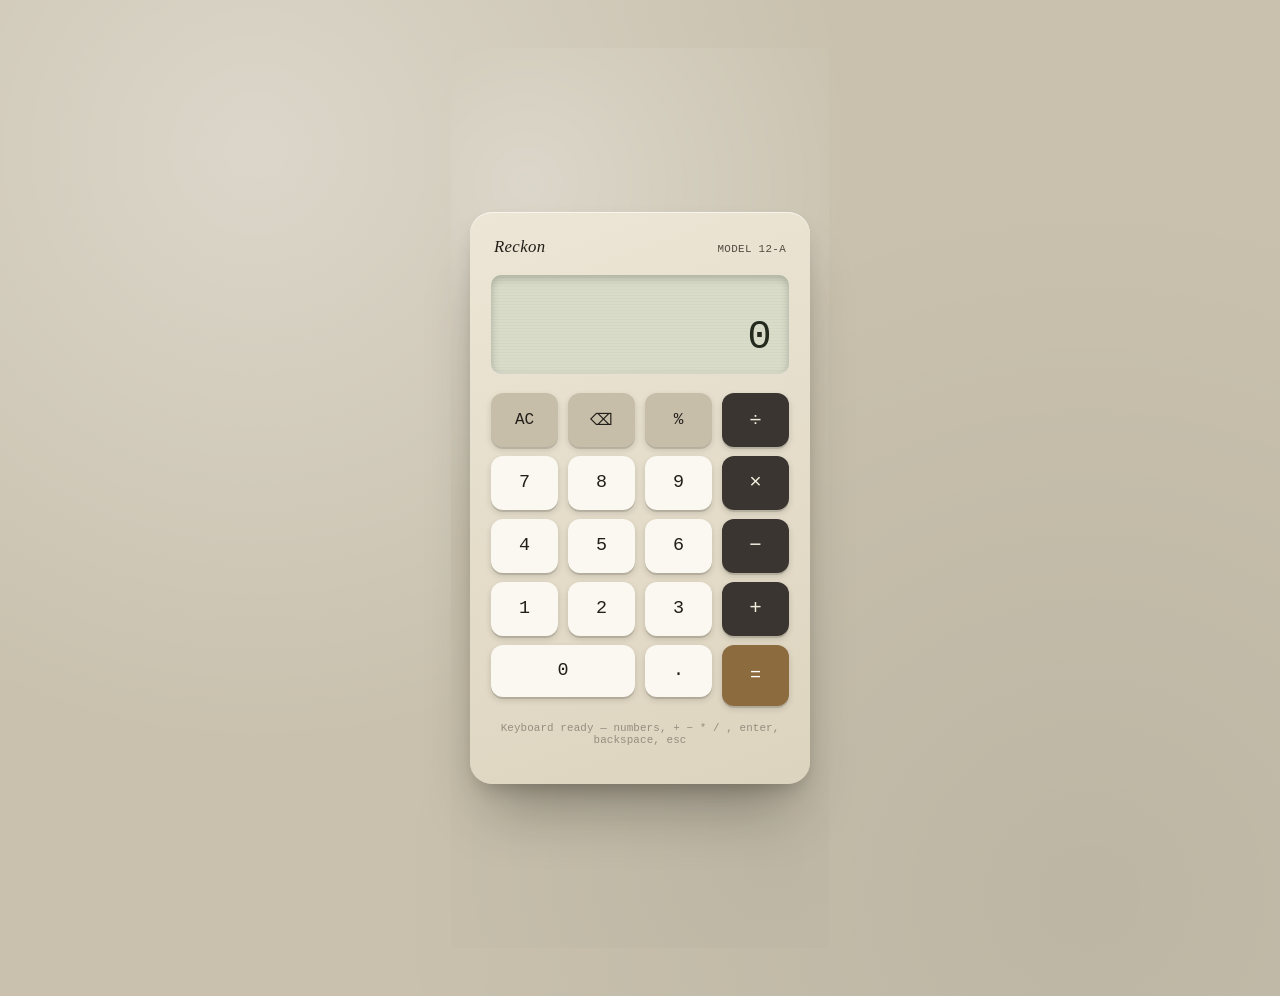
<file: Calculator/index.html>
<!DOCTYPE html>
<html lang="en">
<head>
<meta charset="UTF-8">
<meta name="viewport" content="width=device-width, initial-scale=1.0">
<title>Reckon — Desk Calculator</title>
<link rel="stylesheet" href="style.css">
</head>
<body>

<div class="unit">
  <div class="brand">
    <span class="brand-name">Reckon</span>
    <span class="brand-mark">MODEL 12-A</span>
  </div>

  <div class="screen">
    <div class="screen-trail" id="trail">&nbsp;</div>
    <div class="screen-main" id="display">0</div>
  </div>

  <div class="keys">
    <button class="key fn" data-action="clear">AC</button>
    <button class="key fn" data-action="backspace">⌫</button>
    <button class="key fn" data-action="percent">%</button>
    <button class="key op" data-action="operator" data-value="÷">÷</button>

    <button class="key" data-action="digit" data-value="7">7</button>
    <button class="key" data-action="digit" data-value="8">8</button>
    <button class="key" data-action="digit" data-value="9">9</button>
    <button class="key op" data-action="operator" data-value="×">×</button>

    <button class="key" data-action="digit" data-value="4">4</button>
    <button class="key" data-action="digit" data-value="5">5</button>
    <button class="key" data-action="digit" data-value="6">6</button>
    <button class="key op" data-action="operator" data-value="−">−</button>

    <button class="key" data-action="digit" data-value="1">1</button>
    <button class="key" data-action="digit" data-value="2">2</button>
    <button class="key" data-action="digit" data-value="3">3</button>
    <button class="key op" data-action="operator" data-value="+">+</button>

    <button class="key zero" data-action="digit" data-value="0">0</button>
    <button class="key" data-action="decimal">.</button>
    <button class="key equals" data-action="equals">=</button>
  </div>

  <p class="hint">Keyboard ready — numbers, + − * / , enter, backspace, esc</p>
</div>

<script src="script.js"></script>
</body>
</html>
</file>
<file: Calculator/style.css>
:root{
  --desk:#C9C1AE;
  --body-shell:#EDE6D6;
  --body-shell-dark:#DDD4BF;
  --ink:#221F1A;
  --ink-soft:#514A3F;
  --screen:#D8DCC8;
  --screen-ink:#242A1E;
  --brass:#8C6B3F;
  --key-num:#FBF8F1;
  --key-op:#3A3530;
  --key-op-text:#F2ECDD;
  --key-fn:#C7BEA9;
  font-size:16px;
}

*{ box-sizing:border-box; }

html,body{
  margin:0;
  min-height:100vh;
  background: var(--desk);
  background-image:
    radial-gradient(circle at 20% 15%, rgba(255,255,255,0.35), transparent 45%),
    radial-gradient(circle at 85% 90%, rgba(0,0,0,0.06), transparent 50%);
  font-family: 'Iowan Old Style','Georgia', serif;
  display:flex;
  align-items:center;
  justify-content:center;
  padding: 3rem 1.2rem;
}

.unit{
  width: 340px;
  max-width:100%;
  background: linear-gradient(160deg, var(--body-shell), var(--body-shell-dark));
  border-radius: 22px;
  padding: 1.6rem 1.3rem 1.7rem;
  box-shadow:
    0 1px 0 rgba(255,255,255,0.6) inset,
    0 40px 60px -20px rgba(20,17,10,0.35),
    0 10px 20px -8px rgba(20,17,10,0.25);
}

.brand{
  display:flex;
  align-items:baseline;
  justify-content:space-between;
  padding: 0 0.2rem 1.1rem;
}

.brand-name{
  font-size:1.05rem;
  letter-spacing:0.02em;
  color:var(--ink);
  font-style:italic;
}

.brand-mark{
  font-size:0.68rem;
  color:var(--ink-soft);
  font-family:'Courier New', monospace;
  letter-spacing:0.03em;
}

.screen{
  background: var(--screen);
  border-radius:10px;
  padding: 1.3rem 1.1rem 1rem;
  box-shadow:
    inset 0 3px 8px rgba(0,0,0,0.22),
    inset 0 -1px 0 rgba(255,255,255,0.25);
  margin-bottom: 1.2rem;
  position:relative;
  overflow:hidden;
}

.screen::before{
  content:"";
  position:absolute;
  inset:0;
  background: repeating-linear-gradient(
    0deg,
    rgba(0,0,0,0.025),
    rgba(0,0,0,0.025) 1px,
    transparent 1px,
    transparent 3px
  );
  pointer-events:none;
}

.screen-trail{
  min-height: 1.1rem;
  font-family:'Courier New', monospace;
  font-size:0.85rem;
  color: rgba(36,42,30,0.55);
  text-align:right;
  white-space:nowrap;
  overflow:hidden;
  text-overflow:ellipsis;
  margin-bottom:0.3rem;
}

.screen-main{
  font-family:'Courier New', monospace;
  font-size: clamp(1.8rem, 8vw, 2.5rem);
  color: var(--screen-ink);
  text-align:right;
  line-height:1;
  white-space:nowrap;
  overflow-x:auto;
  scrollbar-width:none;
}

.screen-main::-webkit-scrollbar{ display:none; }

.keys{
  display:grid;
  grid-template-columns: repeat(4, 1fr);
  gap: 0.6rem;
}

button.key{
  border:none;
  border-radius: 12px;
  font-family: 'Courier New', monospace;
  font-size: 1.15rem;
  padding: 0.95rem 0;
  cursor:pointer;
  color: var(--ink);
  background: var(--key-num);
  box-shadow:
    0 2px 0 rgba(0,0,0,0.12),
    0 3px 6px rgba(20,17,10,0.15);
  transition: transform 0.08s ease, box-shadow 0.08s ease, background 0.2s ease;
}

button.key:active{
  transform: translateY(2px);
  box-shadow: 0 0 0 rgba(0,0,0,0.12);
}

button.key:hover{ background:#ffffff; }

button.key.fn{
  background: var(--key-fn);
  color: var(--ink);
  font-size:1rem;
}

button.key.op{
  background: var(--key-op);
  color: var(--key-op-text);
  font-size:1.3rem;
}

button.key.op:hover{ background:#4a443c; }

button.key.equals{
  background: var(--brass);
  color:#fff;
  grid-row: span 2;
}

button.key.equals:hover{ background:#9c7a49; }

button.key.zero{ grid-column: span 2; }

button.key.active-flash{
  box-shadow: inset 0 2px 6px rgba(0,0,0,0.25);
}

.hint{
  text-align:center;
  font-family: 'Courier New', monospace;
  font-size:0.68rem;
  color: rgba(34,31,26,0.4);
  margin-top: 1rem;
  letter-spacing:0.01em;
}

@media (prefers-reduced-motion: reduce){
  *{ transition-duration:0.01ms !important; }
}

button:focus-visible{
  outline: 2px solid var(--brass);
  outline-offset: 2px;
}
</file>
